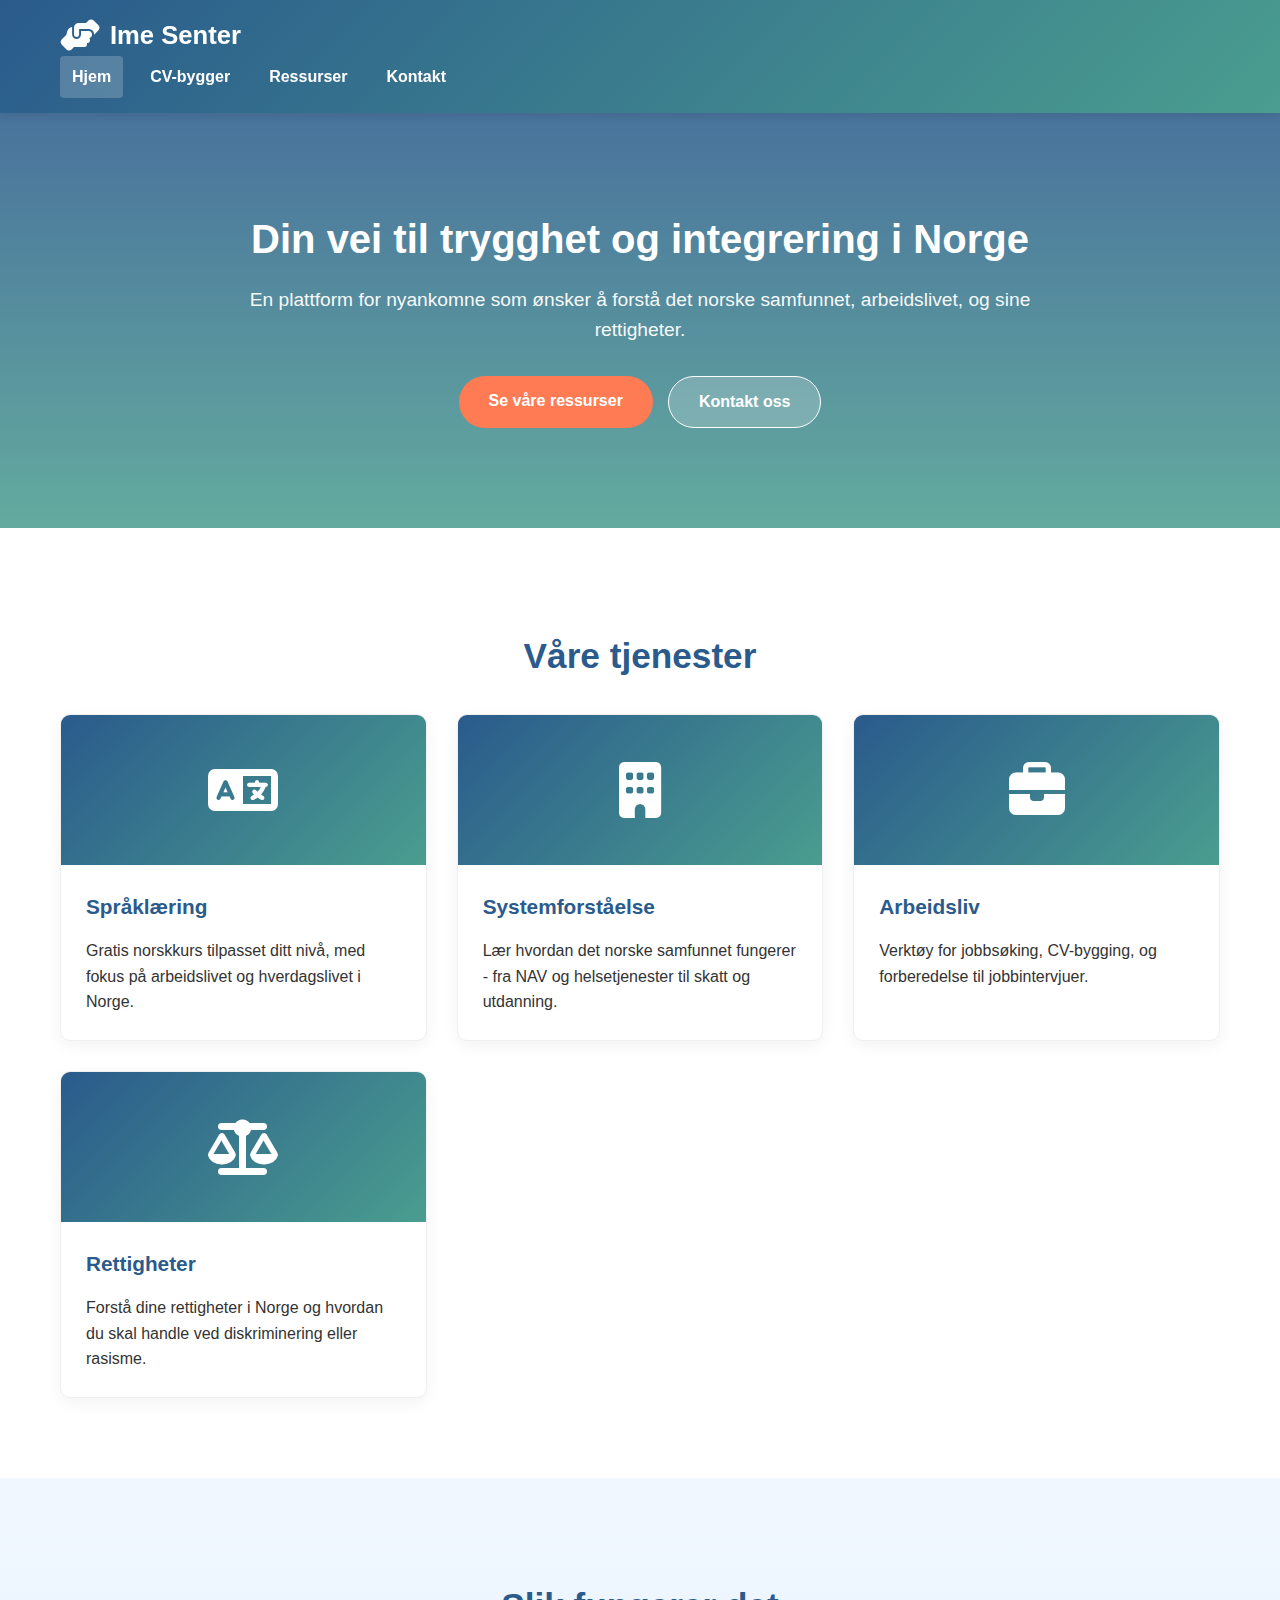
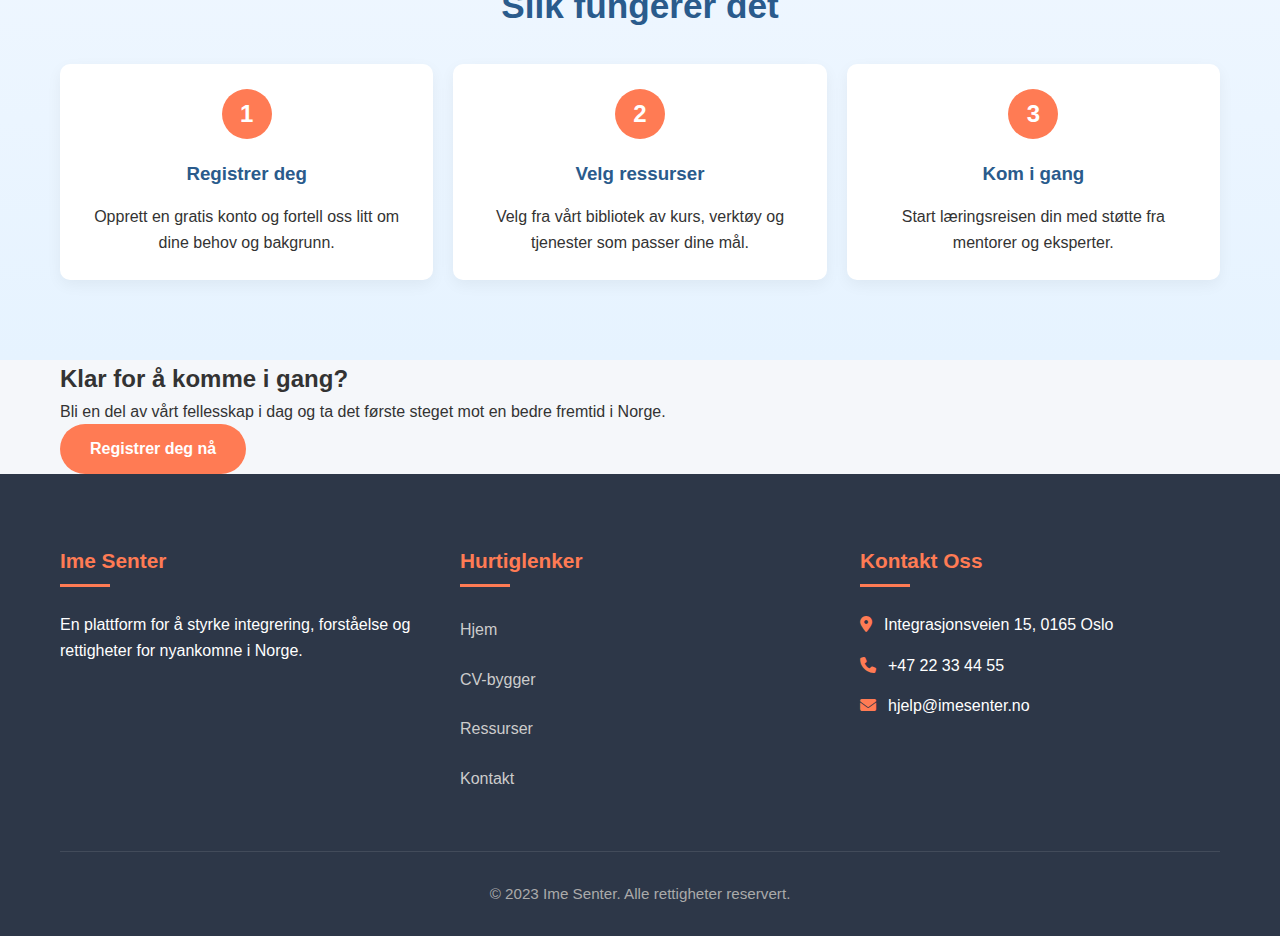
<file: index.html>
<!DOCTYPE html>
<html lang="no">
<head>
    <meta charset="UTF-8">
    <meta name="viewport" content="width=device-width, initial-scale=1.0">
    <title>Ime Senter - Hjem</title>
    <link rel="stylesheet" href="style.css">
    <link rel="stylesheet" href="https://cdnjs.cloudflare.com/ajax/libs/font-awesome/6.4.0/css/all.min.css">
    <link rel="icon" href="data:image/svg+xml,<svg xmlns=%22http://www.w3.org/2000/svg%22 viewBox=%220 0 100 100%22><text y=%22.9em%22 font-size=%2290%22>🤝</text></svg>">
    <meta name="description" content="Ime Senter hjelper nyankomne i Norge med språk, arbeid og rettigheter. Få hjelp med CV, diskrimineringsrapportering og integrering.">
</head>
<body>
    <header>
        <div class="container">
            <div class="logo">
                <i class="fas fa-hands-helping"></i>
                <h1>Ime Senter</h1>
            </div>
            <nav>
                <a href="index.html" class="active">Hjem</a>
                <a href="cv-builder.html">CV-bygger</a>
                <a href="resources.html">Ressurser</a>
                <a href="contact.html">Kontakt</a>
            </nav>
        </div>
    </header>

    <section class="hero">
        <div class="container">
            <div class="hero-content">
                <h2>Din vei til trygghet og integrering i Norge</h2>
                <p>En plattform for nyankomne som ønsker å forstå det norske samfunnet, arbeidslivet, og sine rettigheter.</p>
                <div class="cta-buttons">
                    <a href="resources.html" class="btn btn-primary">Se våre ressurser</a>
                    <a href="contact.html" class="btn btn-secondary">Kontakt oss</a>
                </div>
            </div>
        </div>
    </section>

    <section class="features">
        <div class="container">
            <h2 class="section-title">Våre tjenester</h2>
            
            <div class="features-grid">
                <div class="feature-card">
                    <div class="feature-icon">
                        <i class="fas fa-language"></i>
                    </div>
                    <div class="feature-content">
                        <h3>Språklæring</h3>
                        <p>Gratis norskkurs tilpasset ditt nivå, med fokus på arbeidslivet og hverdagslivet i Norge.</p>
                    </div>
                </div>
                
                <div class="feature-card">
                    <div class="feature-icon">
                        <i class="fas fa-building"></i>
                    </div>
                    <div class="feature-content">
                        <h3>Systemforståelse</h3>
                        <p>Lær hvordan det norske samfunnet fungerer - fra NAV og helsetjenester til skatt og utdanning.</p>
                    </div>
                </div>
                
                <div class="feature-card">
                    <div class="feature-icon">
                        <i class="fas fa-briefcase"></i>
                    </div>
                    <div class="feature-content">
                        <h3>Arbeidsliv</h3>
                        <p>Verktøy for jobbsøking, CV-bygging, og forberedelse til jobbintervjuer.</p>
                    </div>
                </div>
                
                <div class="feature-card">
                    <div class="feature-icon">
                        <i class="fas fa-balance-scale"></i>
                    </div>
                    <div class="feature-content">
                        <h3>Rettigheter</h3>
                        <p>Forstå dine rettigheter i Norge og hvordan du skal handle ved diskriminering eller rasisme.</p>
                    </div>
                </div>
            </div>
        </div>
    </section>

    <section class="how-it-works">
        <div class="container">
            <h2 class="section-title">Slik fungerer det</h2>
            
            <div class="steps">
                <div class="step">
                    <div class="step-number">1</div>
                    <h3>Registrer deg</h3>
                    <p>Opprett en gratis konto og fortell oss litt om dine behov og bakgrunn.</p>
                </div>
                
                <div class="step">
                    <div class="step-number">2</div>
                    <h3>Velg ressurser</h3>
                    <p>Velg fra vårt bibliotek av kurs, verktøy og tjenester som passer dine mål.</p>
                </div>
                
                <div class="step">
                    <div class="step-number">3</div>
                    <h3>Kom i gang</h3>
                    <p>Start læringsreisen din med støtte fra mentorer og eksperter.</p>
                </div>
            </div>
        </div>
    </section>

    <section class="cta-section">
        <div class="container">
            <div class="cta-content">
                <h2>Klar for å komme i gang?</h2>
                <p>Bli en del av vårt fellesskap i dag og ta det første steget mot en bedre fremtid i Norge.</p>
                <a href="contact.html" class="btn btn-primary">Registrer deg nå</a>
            </div>
        </div>
    </section>

    <footer>
        <div class="container">
            <div class="footer-content">
                <div class="footer-about">
                    <h3>Ime Senter</h3>
                    <p>En plattform for å styrke integrering, forståelse og rettigheter for nyankomne i Norge.</p>
                </div>
                <div class="footer-links">
                    <h3>Hurtiglenker</h3>
                    <ul>
                        <li><a href="index.html">Hjem</a></li>
                        <li><a href="cv-builder.html">CV-bygger</a></li>
                        <li><a href="resources.html">Ressurser</a></li>
                        <li><a href="contact.html">Kontakt</a></li>
                    </ul>
                </div>
                <div class="footer-contact">
                    <h3>Kontakt Oss</h3>
                    <p><i class="fas fa-map-marker-alt"></i> Integrasjonsveien 15, 0165 Oslo</p>
                    <p><i class="fas fa-phone"></i> +47 22 33 44 55</p>
                    <p><i class="fas fa-envelope"></i> hjelp@imesenter.no</p>
                </div>
            </div>
            <div class="copyright">
                <p>&copy; 2023 Ime Senter. Alle rettigheter reservert.</p>
            </div>
        </div>
    </footer>
</body>
</html>
</file>
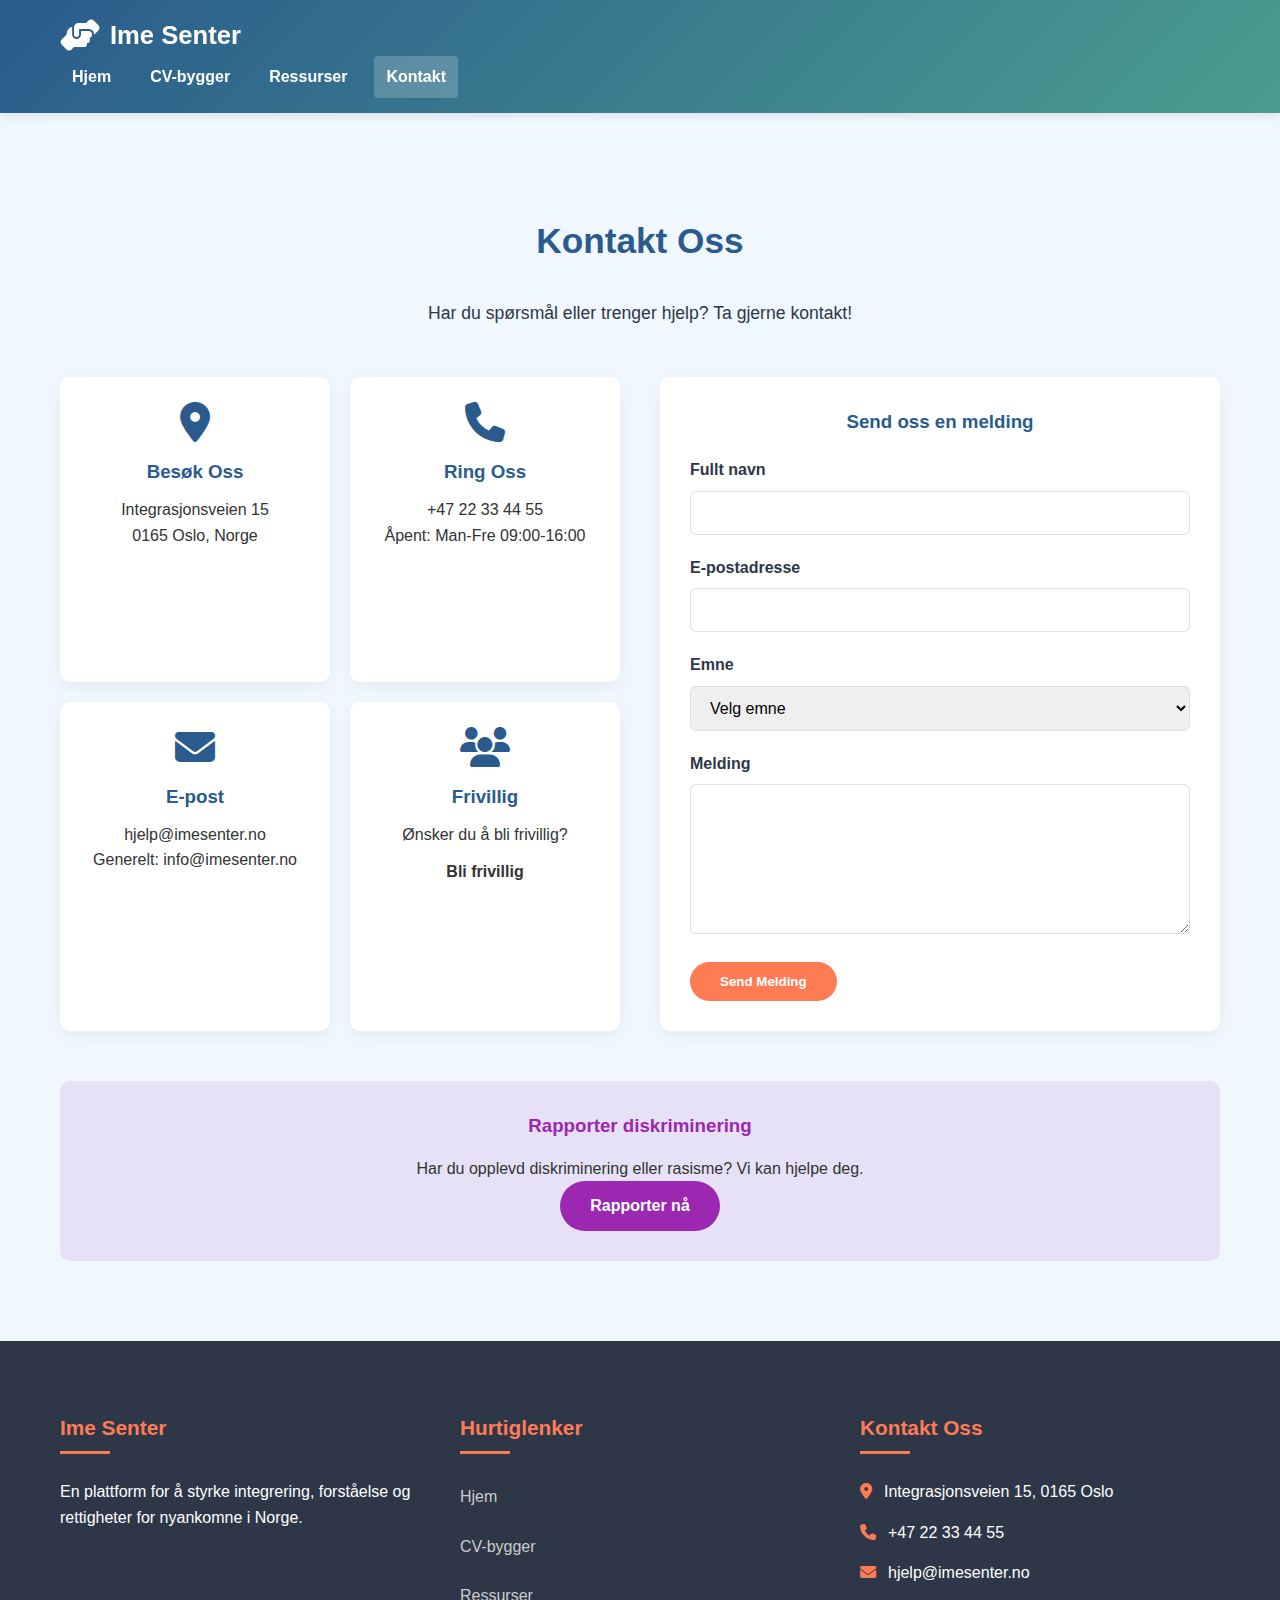
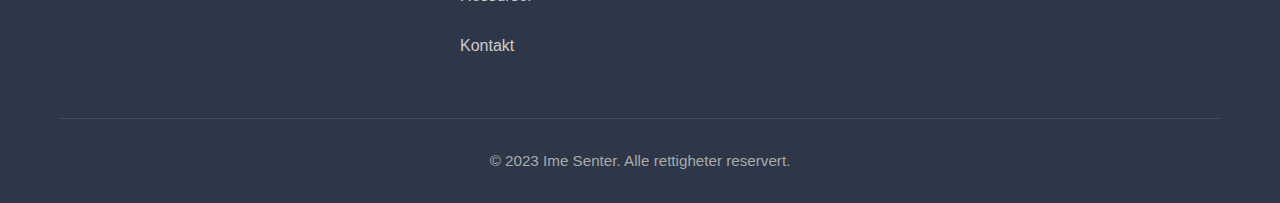
<file: contact.html>
<!DOCTYPE html>
<html lang="no">
<head>
    <meta charset="UTF-8">
    <meta name="viewport" content="width=device-width, initial-scale=1.0">
    <title>Kontakt - Ime Senter</title>
    <link rel="stylesheet" href="style.css">
    <link rel="stylesheet" href="https://cdnjs.cloudflare.com/ajax/libs/font-awesome/6.4.0/css/all.min.css">
    <link rel="icon" href="data:image/svg+xml,<svg xmlns=%22http://www.w3.org/2000/svg%22 viewBox=%220 0 100 100%22><text y=%22.9em%22 font-size=%2290%22>🤝</text></svg>">
    <meta name="description" content="Kontakt Ime Senter for hjelp med integrering i Norge. Spørsmål om språk, arbeid eller rettigheter? Vi er her for deg.">
</head>
<body>
    <header>
        <div class="container">
            <div class="logo">
                <i class="fas fa-hands-helping"></i>
                <h1>Ime Senter</h1>
            </div>
            <nav>
                <a href="index.html">Hjem</a>
                <a href="cv-builder.html">CV-bygger</a>
                <a href="resources.html">Ressurser</a>
                <a href="contact.html" class="active">Kontakt</a>
            </nav>
        </div>
    </header>

    <section class="contact-section">
        <div class="container">
            <h2 class="section-title">Kontakt Oss</h2>
            <p class="section-subtitle">Har du spørsmål eller trenger hjelp? Ta gjerne kontakt!</p>
            
            <div class="contact-grid">
                <div class="contact-info">
                    <div class="info-card">
                        <i class="fas fa-map-marker-alt"></i>
                        <h3>Besøk Oss</h3>
                        <p>Integrasjonsveien 15</p>
                        <p>0165 Oslo, Norge</p>
                    </div>
                    
                    <div class="info-card">
                        <i class="fas fa-phone"></i>
                        <h3>Ring Oss</h3>
                        <p>+47 22 33 44 55</p>
                        <p>Åpent: Man-Fre 09:00-16:00</p>
                    </div>
                    
                    <div class="info-card">
                        <i class="fas fa-envelope"></i>
                        <h3>E-post</h3>
                        <p>hjelp@imesenter.no</p>
                        <p>Generelt: info@imesenter.no</p>
                    </div>
                    
                    <div class="info-card">
                        <i class="fas fa-users"></i>
                        <h3>Frivillig</h3>
                        <p>Ønsker du å bli frivillig?</p>
                        <a href="#volunteer" class="btn">Bli frivillig</a>
                    </div>
                </div>
                
                <div class="contact-form">
                    <h3>Send oss en melding</h3>
                    <form id="contactForm">
                        <div class="form-group">
                            <label for="name">Fullt navn</label>
                            <input type="text" id="name" required>
                        </div>
                        
                        <div class="form-group">
                            <label for="email">E-postadresse</label>
                            <input type="email" id="email" required>
                        </div>
                        
                        <div class="form-group">
                            <label for="subject">Emne</label>
                            <select id="subject" required>
                                <option value="">Velg emne</option>
                                <option value="general">Generell henvendelse</option>
                                <option value="discrimination">Diskrimineringsrapport</option>
                                <option value="language">Språkhjelp</option>
                                <option value="work">Arbeid og karriere</option>
                                <option value="volunteer">Frivillig arbeid</option>
                            </select>
                        </div>
                        
                        <div class="form-group">
                            <label for="message">Melding</label>
                            <textarea id="message" rows="5" required></textarea>
                        </div>
                        
                        <button type="submit" class="btn btn-primary">Send Melding</button>
                    </form>
                </div>
            </div>
            
            <div class="discrimination-report" id="volunteer">
                <h3>Rapporter diskriminering</h3>
                <p>Har du opplevd diskriminering eller rasisme? Vi kan hjelpe deg.</p>
                <a href="report.html" class="btn btn-discrimination">Rapporter nå</a>
            </div>
        </div>
    </section>

    <footer>
        <div class="container">
            <div class="footer-content">
                <div class="footer-about">
                    <h3>Ime Senter</h3>
                    <p>En plattform for å styrke integrering, forståelse og rettigheter for nyankomne i Norge.</p>
                </div>
                <div class="footer-links">
                    <h3>Hurtiglenker</h3>
                    <ul>
                        <li><a href="index.html">Hjem</a></li>
                        <li><a href="cv-builder.html">CV-bygger</a></li>
                        <li><a href="resources.html">Ressurser</a></li>
                        <li><a href="contact.html">Kontakt</a></li>
                    </ul>
                </div>
                <div class="footer-contact">
                    <h3>Kontakt Oss</h3>
                    <p><i class="fas fa-map-marker-alt"></i> Integrasjonsveien 15, 0165 Oslo</p>
                    <p><i class="fas fa-phone"></i> +47 22 33 44 55</p>
                    <p><i class="fas fa-envelope"></i> hjelp@imesenter.no</p>
                </div>
            </div>
            <div class="copyright">
                <p>&copy; 2023 Ime Senter. Alle rettigheter reservert.</p>
            </div>
        </div>
    </footer>
</body>
</html>
</file>
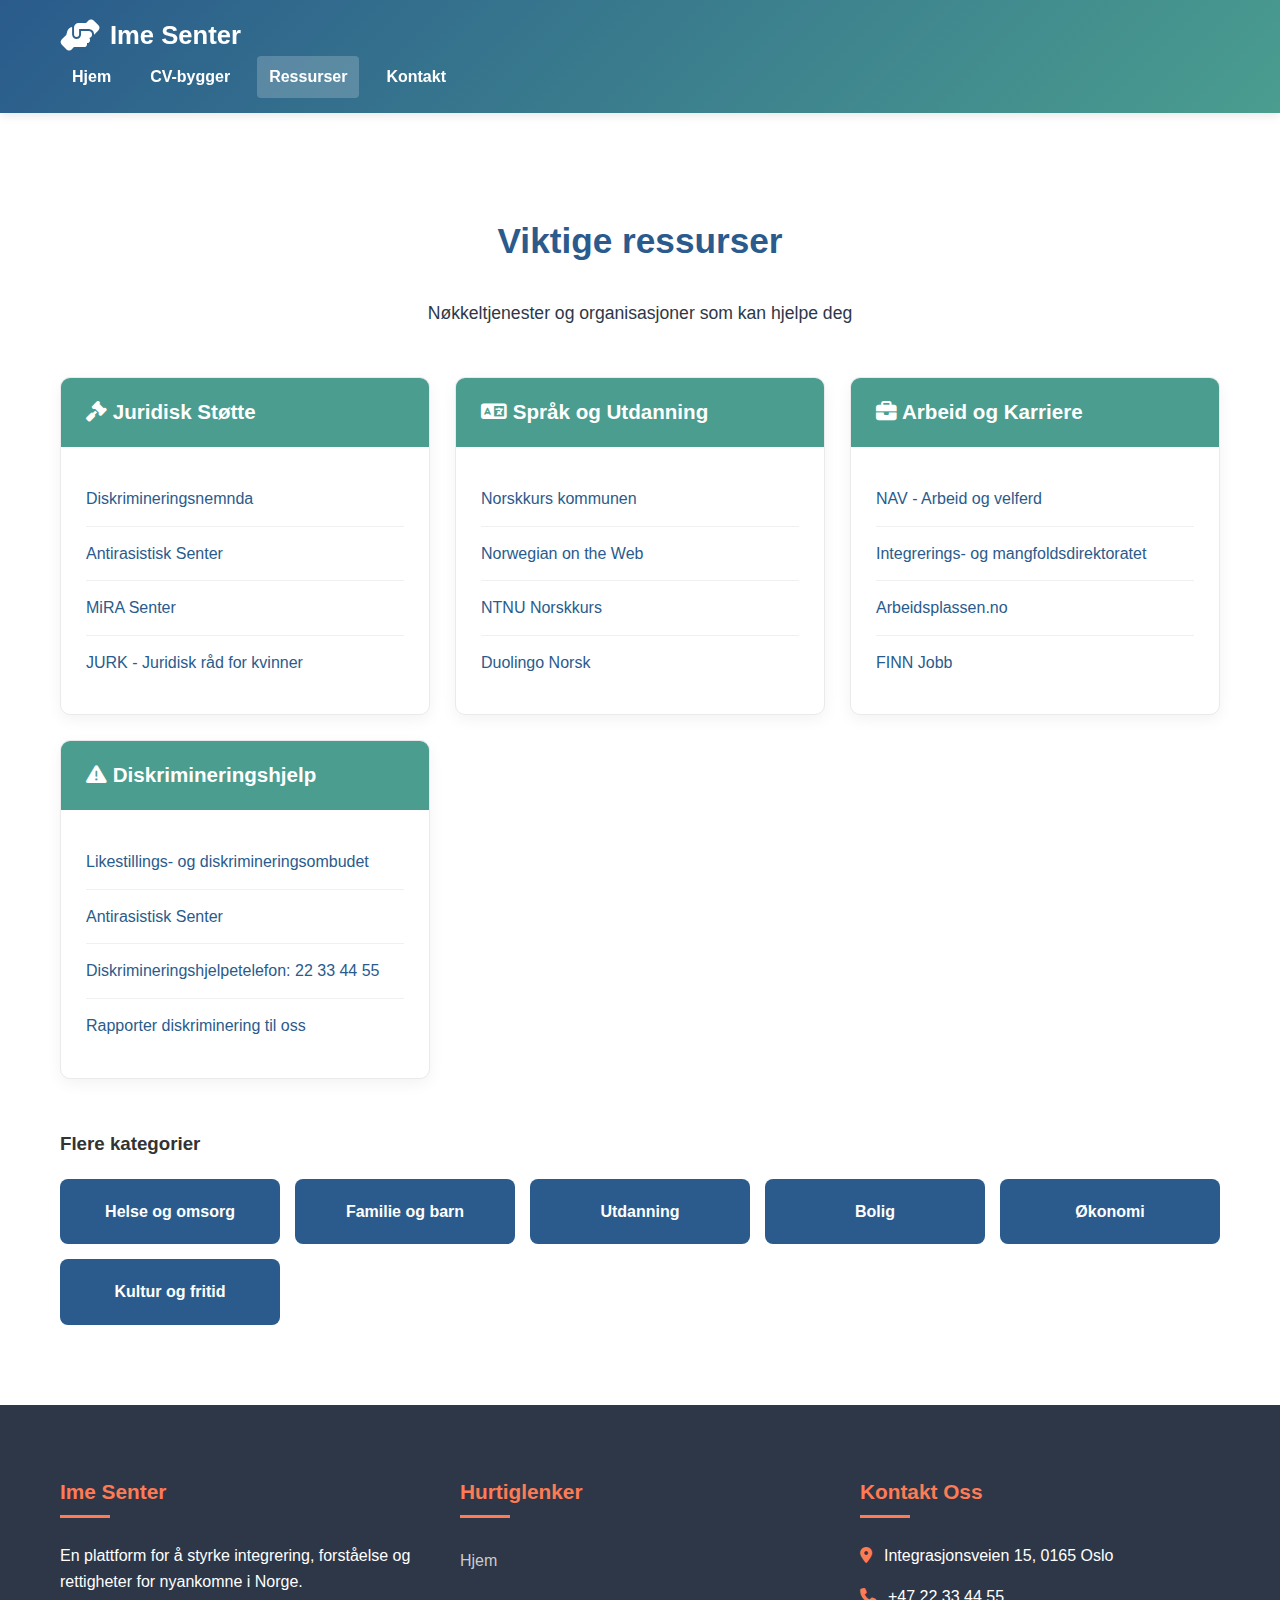
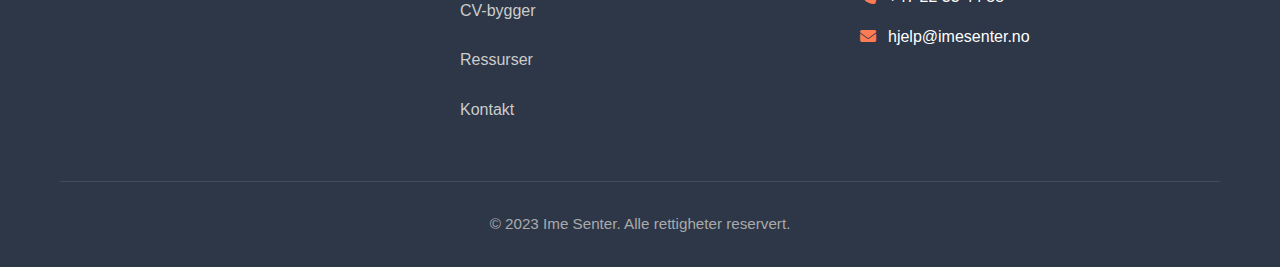
<file: resources.html>
<!DOCTYPE html>
<html lang="no">
<head>
    <meta charset="UTF-8">
    <meta name="viewport" content="width=device-width, initial-scale=1.0">
    <title>Ressurser - Ime Senter</title>
    <link rel="stylesheet" href="style.css">
    <link rel="stylesheet" href="https://cdnjs.cloudflare.com/ajax/libs/font-awesome/6.4.0/css/all.min.css">
    <link rel="icon" href="data:image/svg+xml,<svg xmlns=%22http://www.w3.org/2000/svg%22 viewBox=%220 0 100 100%22><text y=%22.9em%22 font-size=%2290%22>🤝</text></svg>">
    <meta name="description" content="Nyttige ressurser for integrering i Norge. Få hjelp med språk, arbeid, utdanning og juridiske spørsmål.">
</head>
<body>
    <header>
        <div class="container">
            <div class="logo">
                <i class="fas fa-hands-helping"></i>
                <h1>Ime Senter</h1>
            </div>
            <nav>
                <a href="index.html">Hjem</a>
                <a href="cv-builder.html">CV-bygger</a>
                <a href="resources.html" class="active">Ressurser</a>
                <a href="contact.html">Kontakt</a>
            </nav>
        </div>
    </header>

    <section class="resources-section">
        <div class="container">
            <h2 class="section-title">Viktige ressurser</h2>
            <p class="section-subtitle">Nøkkeltjenester og organisasjoner som kan hjelpe deg</p>
            
            <div class="resources-grid">
                <div class="resource-card">
                    <div class="resource-header">
                        <h3><i class="fas fa-gavel"></i> Juridisk Støtte</h3>
                    </div>
                    <div class="resource-content">
                        <ul>
                            <li><a href="https://www.diskrimineringsnemnda.no" target="_blank">Diskrimineringsnemnda</a></li>
                            <li><a href="https://www.antirasistisk-senter.no" target="_blank">Antirasistisk Senter</a></li>
                            <li><a href="https://www.mirasenter.no" target="_blank">MiRA Senter</a></li>
                            <li><a href="https://www.jurk.no" target="_blank">JURK - Juridisk råd for kvinner</a></li>
                        </ul>
                    </div>
                </div>
                
                <div class="resource-card">
                    <div class="resource-header">
                        <h3><i class="fas fa-language"></i> Språk og Utdanning</h3>
                    </div>
                    <div class="resource-content">
                        <ul>
                            <li><a href="https://www.norskopplæring.no" target="_blank">Norskkurs kommunen</a></li>
                            <li><a href="https://www.norwegian.online" target="_blank">Norwegian on the Web</a></li>
                            <li><a href="https://www.ntnu.edu/norwegiancourse" target="_blank">NTNU Norskkurs</a></li>
                            <li><a href="https://www.duolingo.com/course/no-BO/en" target="_blank">Duolingo Norsk</a></li>
                        </ul>
                    </div>
                </div>
                
                <div class="resource-card">
                    <div class="resource-header">
                        <h3><i class="fas fa-briefcase"></i> Arbeid og Karriere</h3>
                    </div>
                    <div class="resource-content">
                        <ul>
                            <li><a href="https://www.nav.no" target="_blank">NAV - Arbeid og velferd</a></li>
                            <li><a href="https://www.imdi.no" target="_blank">Integrerings- og mangfoldsdirektoratet</a></li>
                            <li><a href="https://www.arbeidsplassen.no" target="_blank">Arbeidsplassen.no</a></li>
                            <li><a href="https://www.finn.no/jobb" target="_blank">FINN Jobb</a></li>
                        </ul>
                    </div>
                </div>
                
                <div class="resource-card">
                    <div class="resource-header">
                        <h3><i class="fas fa-exclamation-triangle"></i> Diskrimineringshjelp</h3>
                    </div>
                    <div class="resource-content">
                        <ul>
                            <li><a href="https://www.ldo.no" target="_blank">Likestillings- og diskrimineringsombudet</a></li>
                            <li><a href="https://www.antirasistisk-senter.no" target="_blank">Antirasistisk Senter</a></li>
                            <li><a href="tel:22334455">Diskrimineringshjelpetelefon: 22 33 44 55</a></li>
                            <li><a href="contact.html">Rapporter diskriminering til oss</a></li>
                        </ul>
                    </div>
                </div>
            </div>
            
            <div class="resource-categories">
                <h3>Flere kategorier</h3>
                <div class="categories-grid">
                    <a href="#" class="category">Helse og omsorg</a>
                    <a href="#" class="category">Familie og barn</a>
                    <a href="#" class="category">Utdanning</a>
                    <a href="#" class="category">Bolig</a>
                    <a href="#" class="category">Økonomi</a>
                    <a href="#" class="category">Kultur og fritid</a>
                </div>
            </div>
        </div>
    </section>

    <footer>
        <div class="container">
            <div class="footer-content">
                <div class="footer-about">
                    <h3>Ime Senter</h3>
                    <p>En plattform for å styrke integrering, forståelse og rettigheter for nyankomne i Norge.</p>
                </div>
                <div class="footer-links">
                    <h3>Hurtiglenker</h3>
                    <ul>
                        <li><a href="index.html">Hjem</a></li>
                        <li><a href="cv-builder.html">CV-bygger</a></li>
                        <li><a href="resources.html">Ressurser</a></li>
                        <li><a href="contact.html">Kontakt</a></li>
                    </ul>
                </div>
                <div class="footer-contact">
                    <h3>Kontakt Oss</h3>
                    <p><i class="fas fa-map-marker-alt"></i> Integrasjonsveien 15, 0165 Oslo</p>
                    <p><i class="fas fa-phone"></i> +47 22 33 44 55</p>
                    <p><i class="fas fa-envelope"></i> hjelp@imesenter.no</p>
                </div>
            </div>
            <div class="copyright">
                <p>&copy; 2023 Ime Senter. Alle rettigheter reservert.</p>
            </div>
        </div>
    </footer>
</body>
</html>
</file>
<file: style.css>
/* === ROOT VARIABLER === */
:root {
    --primary: #2a5b8c;
    --secondary: #4a9d8f;
    --accent: #ff7b54;
    --light: #f8f9fa;
    --dark: #2d3748;
    --safe: #5cb85c;
    --warning: #f0ad4e;
    --danger: #d9534f;
    --discrimination: #9c27b0;
    --transition: all 0.3s ease;
}

/* === GLOBAL STYLES === */
* {
    margin: 0;
    padding: 0;
    box-sizing: border-box;
}

body {
    font-family: 'Segoe UI', Tahoma, Geneva, Verdana, sans-serif;
    color: #333;
    line-height: 1.6;
    background-color: #f5f7fa;
    overflow-x: hidden;
}

.container {
    width: 100%;
    max-width: 1200px;
    margin: 0 auto;
    padding: 0 20px;
}

a {
    text-decoration: none;
    color: inherit;
}

.btn {
    display: inline-block;
    padding: 12px 30px;
    border-radius: 30px;
    font-weight: 600;
    transition: var(--transition);
    cursor: pointer;
    border: none;
    text-align: center;
}

.btn-primary {
    background: var(--accent);
    color: white;
}

.btn-primary:hover {
    background: #ff6a3a;
    transform: translateY(-3px);
    box-shadow: 0 5px 15px rgba(0, 0, 0, 0.2);
}

.btn-secondary {
    background: rgba(255, 255, 255, 0.2);
    color: white;
    border: 1px solid white;
}

.btn-secondary:hover {
    background: rgba(255, 255, 255, 0.3);
    transform: translateY(-3px);
}

.btn-discrimination {
    background: var(--discrimination);
    color: white;
}

.btn-discrimination:hover {
    background: #7b1fa2;
    transform: translateY(-3px);
    box-shadow: 0 5px 15px rgba(0, 0, 0, 0.2);
}

.section-title {
    text-align: center;
    margin-bottom: 30px;
    padding-top: 20px;
    font-size: 2.2rem;
    color: var(--primary);
}

.section-subtitle {
    text-align: center;
    color: var(--dark);
    max-width: 700px;
    margin: 0 auto 50px;
    font-size: 1.1rem;
}

/* === HEADER === */
header {
    background: linear-gradient(135deg, var(--primary) 0%, var(--secondary) 100%);
    color: white;
    padding: 15px 0;
    position: sticky;
    top: 0;
    z-index: 1000;
    box-shadow: 0 2px 10px rgba(0, 0, 0, 0.1);
}

.header-container {
    display: flex;
    justify-content: space-between;
    align-items: center;
    flex-wrap: wrap;
}

.logo {
    display: flex;
    align-items: center;
    gap: 10px;
}

.logo i {
    font-size: 2rem;
}

.logo h1 {
    font-size: 1.6rem;
    font-weight: 700;
}

nav {
    display: flex;
    gap: 15px;
}

nav a {
    color: white;
    padding: 8px 12px;
    border-radius: 4px;
    transition: var(--transition);
    position: relative;
    font-weight: 600;
}

nav a:hover {
    background: rgba(255, 255, 255, 0.1);
}

nav a.active {
    background: rgba(255, 255, 255, 0.2);
}

/* === HERO SECTION === */
.hero {
    background: linear-gradient(rgba(42, 91, 140, 0.85), rgba(74, 157, 143, 0.85));
    color: white;
    padding: 100px 0;
    text-align: center;
    background-size: cover;
    background-position: center;
}

.hero-content {
    max-width: 800px;
    margin: 0 auto;
}

.hero h2 {
    font-size: 2.5rem;
    margin-bottom: 20px;
    line-height: 1.3;
}

.hero p {
    font-size: 1.2rem;
    margin-bottom: 30px;
    opacity: 0.95;
}

.cta-buttons {
    display: flex;
    justify-content: center;
    gap: 15px;
    flex-wrap: wrap;
}

/* === FEATURES === */
.features {
    padding: 80px 0;
    background-color: white;
}

.features-grid {
    display: grid;
    grid-template-columns: repeat(auto-fit, minmax(280px, 1fr));
    gap: 30px;
}

.feature-card {
    background: white;
    border-radius: 10px;
    overflow: hidden;
    box-shadow: 0 5px 15px rgba(0, 0, 0, 0.05);
    transition: var(--transition);
    border: 1px solid #f0f0f0;
}

.feature-card:hover {
    transform: translateY(-10px);
    box-shadow: 0 10px 25px rgba(0, 0, 0, 0.1);
}

.feature-icon {
    height: 150px;
    background: linear-gradient(135deg, var(--primary) 0%, var(--secondary) 100%);
    display: flex;
    justify-content: center;
    align-items: center;
    color: white;
    font-size: 3.5rem;
}

.feature-content {
    padding: 25px;
}

.feature-content h3 {
    color: var(--primary);
    margin-bottom: 15px;
    font-size: 1.3rem;
}

/* === HOW IT WORKS === */
.how-it-works {
    padding: 80px 0;
    background: linear-gradient(to bottom, #f0f7ff 0%, #e6f3ff 100%);
}

.steps {
    display: flex;
    justify-content: space-between;
    flex-wrap: wrap;
    gap: 20px;
}

.step {
    flex: 1;
    min-width: 250px;
    text-align: center;
    padding: 25px;
    background: white;
    border-radius: 10px;
    box-shadow: 0 5px 15px rgba(0, 0, 0, 0.05);
}

.step-number {
    width: 50px;
    height: 50px;
    background: var(--accent);
    color: white;
    border-radius: 50%;
    display: flex;
    justify-content: center;
    align-items: center;
    font-size: 1.5rem;
    font-weight: 700;
    margin: 0 auto 20px;
}

.step h3 {
    color: var(--primary);
    margin-bottom: 15px;
}

/* === CV SECTION === */
.cv-section {
    padding: 80px 0;
    background: #f9fbfd;
}

.cv-content {
    max-width: 1000px;
    margin: 0 auto;
}

.cv-intro {
    text-align: center;
    margin-bottom: 40px;
    font-size: 1.1rem;
    max-width: 800px;
    margin-left: auto;
    margin-right: auto;
}

.cv-tools {
    display: grid;
    grid-template-columns: repeat(auto-fit, minmax(300px, 1fr));
    gap: 30px;
    margin-bottom: 50px;
}

.cv-tool {
    background: white;
    padding: 30px;
    border-radius: 10px;
    box-shadow: 0 5px 15px rgba(0, 0, 0, 0.05);
    transition: var(--transition);
    text-align: center;
}

.cv-tool:hover {
    transform: translateY(-10px);
    box-shadow: 0 10px 25px rgba(0, 0, 0, 0.1);
}

.cv-tool h3 {
    color: var(--primary);
    margin-bottom: 15px;
    font-size: 1.3rem;
    display: flex;
    align-items: center;
    justify-content: center;
    gap: 10px;
}

.cv-tool p {
    margin-bottom: 20px;
    color: #555;
}

.cv-tips {
    background: white;
    padding: 30px;
    border-radius: 10px;
    box-shadow: 0 5px 15px rgba(0, 0, 0, 0.05);
}

.cv-tips h3 {
    color: var(--primary);
    margin-bottom: 20px;
    font-size: 1.3rem;
    display: flex;
    align-items: center;
    gap: 10px;
}

.cv-tips ul {
    list-style: none;
    padding-left: 20px;
}

.cv-tips li {
    margin-bottom: 15px;
    padding-left: 30px;
    position: relative;
}

.cv-tips li:before {
    content: "•";
    color: var(--accent);
    font-size: 1.5rem;
    position: absolute;
    left: 0;
    top: -5px;
}

/* === RESOURCES SECTION === */
.resources-section {
    padding: 80px 0;
    background-color: white;
}

.resources-grid {
    display: grid;
    grid-template-columns: repeat(auto-fit, minmax(300px, 1fr));
    gap: 25px;
    margin-bottom: 50px;
}

.resource-card {
    background: white;
    border-radius: 10px;
    overflow: hidden;
    box-shadow: 0 5px 15px rgba(0, 0, 0, 0.05);
    border: 1px solid #eaeaea;
    transition: var(--transition);
}

.resource-card:hover {
    transform: translateY(-5px);
    box-shadow: 0 10px 25px rgba(0, 0, 0, 0.1);
}

.resource-header {
    background: var(--secondary);
    color: white;
    padding: 18px 25px;
    font-weight: 600;
    font-size: 1.1rem;
}

.resource-header.discrimination-help {
    background: var(--discrimination);
}

.resource-content {
    padding: 25px;
}

.resource-content ul {
    list-style: none;
}

.resource-content li {
    padding: 14px 0;
    border-bottom: 1px solid #f0f0f0;
    transition: var(--transition);
}

.resource-content li:last-child {
    border-bottom: none;
}

.resource-content a {
    color: var(--primary);
    transition: var(--transition);
    display: flex;
    align-items: center;
    gap: 8px;
}

.resource-content a:hover {
    color: var(--accent);
    padding-left: 5px;
}

.resource-content i {
    color: var(--secondary);
    min-width: 20px;
}

.resource-categories {
    margin-top: 40px;
}

.categories-grid {
    display: grid;
    grid-template-columns: repeat(auto-fit, minmax(200px, 1fr));
    gap: 15px;
    margin-top: 20px;
}

.category {
    background: var(--primary);
    color: white;
    padding: 20px;
    border-radius: 8px;
    text-align: center;
    transition: var(--transition);
    font-weight: 600;
}

.category:hover {
    background: #1a4a7c;
    transform: translateY(-3px);
}

/* === CONTACT SECTION === */
.contact-section {
    padding: 80px 0;
    background: #f0f7ff;
}

.contact-grid {
    display: grid;
    grid-template-columns: 1fr 1fr;
    gap: 40px;
    margin-top: 30px;
}

@media (max-width: 992px) {
    .contact-grid {
        grid-template-columns: 1fr;
    }
}

.contact-info {
    display: grid;
    grid-template-columns: repeat(auto-fit, minmax(250px, 1fr));
    gap: 20px;
}

.info-card {
    background: white;
    padding: 25px;
    border-radius: 10px;
    box-shadow: 0 5px 15px rgba(0, 0, 0, 0.05);
    text-align: center;
    transition: var(--transition);
}

.info-card:hover {
    transform: translateY(-5px);
    box-shadow: 0 10px 25px rgba(0, 0, 0, 0.1);
}

.info-card i {
    font-size: 2.5rem;
    color: var(--primary);
    margin-bottom: 15px;
}

.info-card h3 {
    margin-bottom: 10px;
    color: var(--primary);
}

.contact-form {
    background: white;
    padding: 30px;
    border-radius: 10px;
    box-shadow: 0 5px 15px rgba(0, 0, 0, 0.05);
}

.contact-form h3 {
    margin-bottom: 20px;
    color: var(--primary);
    text-align: center;
}

.form-group {
    margin-bottom: 20px;
}

.form-group label {
    display: block;
    margin-bottom: 8px;
    font-weight: 600;
    color: var(--dark);
}

.form-group input,
.form-group select,
.form-group textarea {
    width: 100%;
    padding: 12px 15px;
    border: 1px solid #ddd;
    border-radius: 6px;
    font-family: inherit;
    font-size: 1rem;
    transition: border-color 0.3s;
}

.form-group input:focus,
.form-group select:focus,
.form-group textarea:focus {
    border-color: var(--primary);
    outline: none;
    box-shadow: 0 0 0 3px rgba(42, 91, 140, 0.1);
}

.form-group textarea {
    min-height: 150px;
    resize: vertical;
}

.discrimination-report {
    margin-top: 50px;
    text-align: center;
    padding: 30px;
    background: rgba(156, 39, 176, 0.1);
    border-radius: 10px;
}

.discrimination-report h3 {
    color: var(--discrimination);
    margin-bottom: 15px;
}

/* === FOOTER === */
footer {
    background: var(--dark);
    color: white;
    padding: 70px 0 30px;
}

.footer-content {
    display: grid;
    grid-template-columns: repeat(auto-fit, minmax(250px, 1fr));
    gap: 40px;
    margin-bottom: 40px;
}

.footer-about h3,
.footer-links h3,
.footer-contact h3 {
    color: var(--accent);
    margin-bottom: 25px;
    font-size: 1.3rem;
    position: relative;
    padding-bottom: 10px;
}

.footer-about h3::after,
.footer-links h3::after,
.footer-contact h3::after {
    content: '';
    position: absolute;
    bottom: 0;
    left: 0;
    width: 50px;
    height: 3px;
    background: var(--accent);
}

.footer-links ul {
    list-style: none;
}

.footer-links li {
    margin-bottom: 14px;
}

.footer-links a {
    color: #ccc;
    transition: var(--transition);
    display: block;
    padding: 5px 0;
}

.footer-links a:hover {
    color: white;
    padding-left: 8px;
}

.footer-contact p {
    display: flex;
    align-items: flex-start;
    gap: 12px;
    margin-bottom: 15px;
}

.footer-contact i {
    margin-top: 4px;
    color: var(--accent);
}

.copyright {
    text-align: center;
    padding-top: 30px;
    border-top: 1px solid rgba(255, 255, 255, 0.1);
    color: #aaa;
    font-size: 0.95rem;
}

/* === RESPONSIVE DESIGN === */
@media (max-width: 992px) {
    .header-container {
        flex-direction: column;
        gap: 15px;
    }
    
    nav {
        justify-content: center;
        flex-wrap: wrap;
    }
    
    .hero h2 {
        font-size: 2.2rem;
    }
}

@media (max-width: 768px) {
    .hero {
        padding: 80px 0;
    }
    
    .hero h2 {
        font-size: 1.8rem;
    }
    
    .hero p {
        font-size: 1.1rem;
    }
    
    .steps {
        flex-direction: column;
    }
    
    .section-title {
        font-size: 1.8rem;
    }
}

@media (max-width: 576px) {
    .cta-buttons {
        flex-direction: column;
        align-items: center;
    }
    
    .btn {
        width: 100%;
        justify-content: center;
    }
    
    .contact-form {
        padding: 25px;
    }
    
    .logo h1 {
        font-size: 1.4rem;
    }
}
</file>
